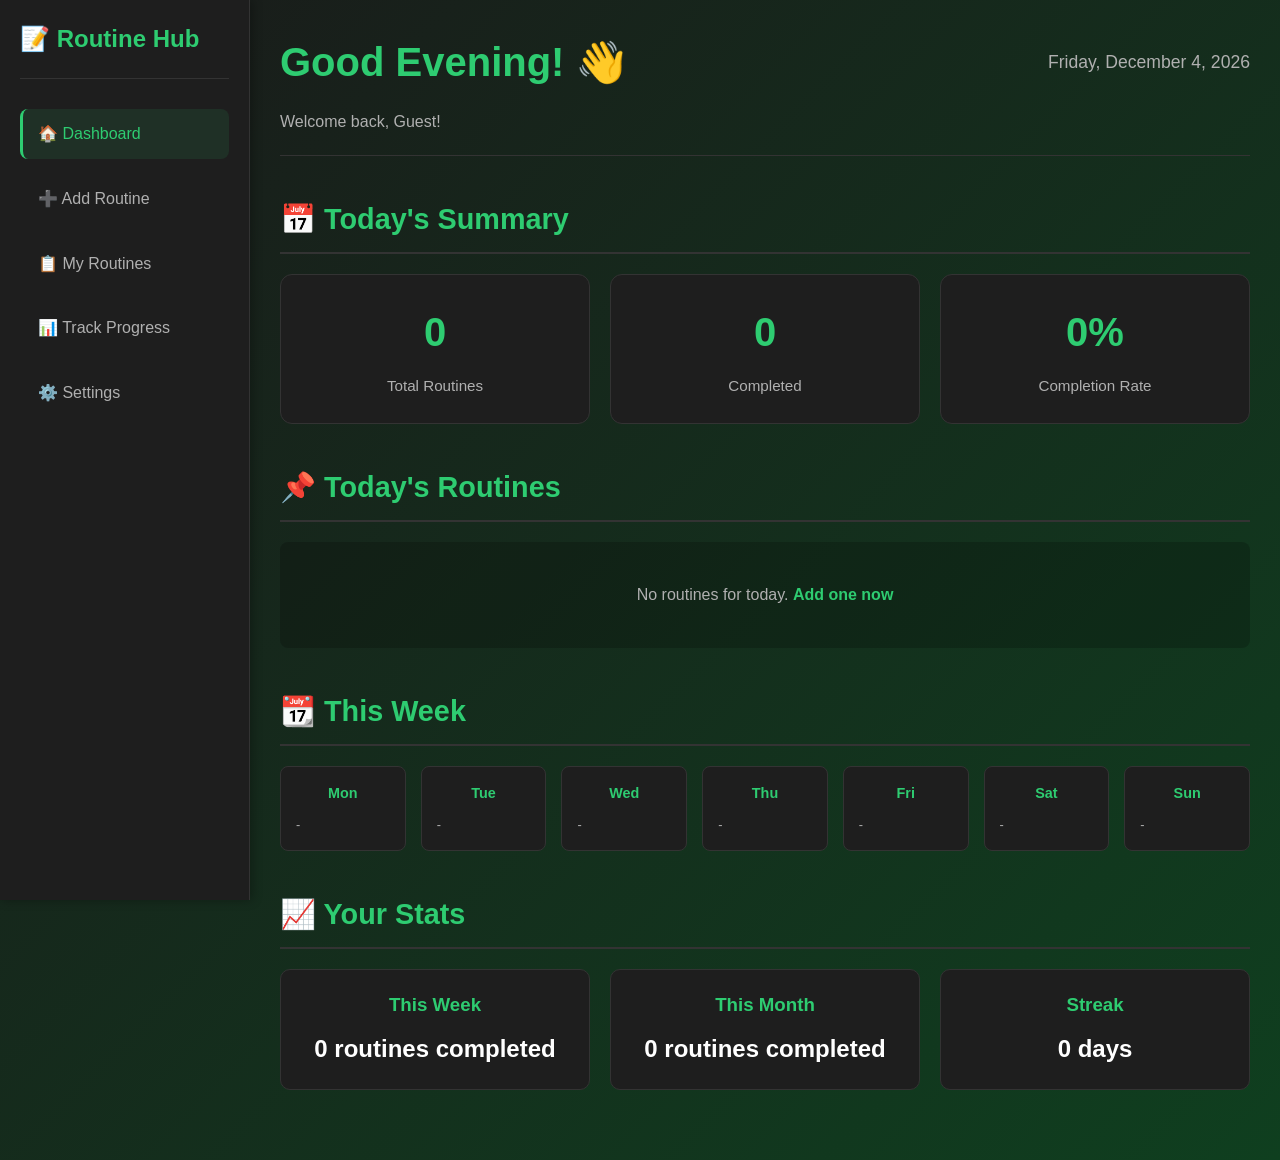
<file: index.html>
<!DOCTYPE html>
<html lang="en">
<head>
    <meta charset="UTF-8">
    <meta name="viewport" content="width=device-width, initial-scale=1.0">
    <title>Daily Routine Tracker - My Digital Diary</title>
    <link rel="stylesheet" href="styles.css">
</head>
<body>
    <div class="container">
        <!-- Sidebar Navigation -->
        <aside class="sidebar">
            <div class="logo">
                <h2>📝 Routine Hub</h2>
            </div>
            <nav class="nav-menu">
                <ul>
                    <li><a href="index.html" class="nav-link active">🏠 Dashboard</a></li>
                    <li><a href="add-routine.html" class="nav-link">➕ Add Routine</a></li>
                    <li><a href="view-routines.html" class="nav-link">📋 My Routines</a></li>
                    <li><a href="track-progress.html" class="nav-link">📊 Track Progress</a></li>
                    <li><a href="settings.html" class="nav-link">⚙️ Settings</a></li>
                </ul>
            </nav>
        </aside>

        <!-- Main Content -->
        <main class="main-content">
            <!-- Header -->
            <header class="header">
                <div class="header-top">
                    <h1 id="greeting">Good Morning!</h1>
                    <span id="current-date" class="current-date"></span>
                </div>
                <div class="header-info">
                    <p id="username" class="username">Welcome back!</p>
                </div>
            </header>

            <!-- Dashboard Content -->
            <section class="dashboard">
                <!-- Today's Summary -->
                <div class="dashboard-section">
                    <h2 class="section-title">📅 Today's Summary</h2>
                    <div class="summary-cards">
                        <div class="summary-card">
                            <div class="card-stat">
                                <span class="stat-number" id="total-routines">0</span>
                                <span class="stat-label">Total Routines</span>
                            </div>
                        </div>
                        <div class="summary-card">
                            <div class="card-stat">
                                <span class="stat-number" id="completed-routines">0</span>
                                <span class="stat-label">Completed</span>
                            </div>
                        </div>
                        <div class="summary-card">
                            <div class="card-stat">
                                <span class="stat-number" id="completion-rate">0%</span>
                                <span class="stat-label">Completion Rate</span>
                            </div>
                        </div>
                    </div>
                </div>

                <!-- Today's Routines -->
                <div class="dashboard-section">
                    <h2 class="section-title">📌 Today's Routines</h2>
                    <div id="today-routines" class="routines-list">
                        <p class="empty-state">No routines for today. <a href="add-routine.html">Add one now</a></p>
                    </div>
                </div>

                <!-- Upcoming This Week -->
                <div class="dashboard-section">
                    <h2 class="section-title">📆 This Week</h2>
                    <div class="weekly-view">
                        <div id="weekly-routines" class="weekly-grid">
                            <p class="empty-state">No routines scheduled</p>
                        </div>
                    </div>
                </div>

                <!-- Quick Stats -->
                <div class="dashboard-section">
                    <h2 class="section-title">📈 Your Stats</h2>
                    <div class="stats-container">
                        <div class="stat-box">
                            <h3>This Week</h3>
                            <p id="weekly-stats">0 routines completed</p>
                        </div>
                        <div class="stat-box">
                            <h3>This Month</h3>
                            <p id="monthly-stats">0 routines completed</p>
                        </div>
                        <div class="stat-box">
                            <h3>Streak</h3>
                            <p id="streak-stats">0 days</p>
                        </div>
                    </div>
                </div>
            </section>
        </main>
    </div>

    <!-- Modal for Quick Add -->
    <div id="quickAddModal" class="modal">
        <div class="modal-content">
            <span class="close">&times;</span>
            <h2>Quick Complete</h2>
            <p id="modal-routine-name"></p>
            <div class="modal-actions">
                <button class="btn btn-primary" onclick="confirmRoutineCompletion()">✓ Mark Complete</button>
                <button class="btn btn-secondary" onclick="closeModal()">Cancel</button>
            </div>
        </div>
    </div>

    <script src="script.js"></script>
</body>
</html>
</file>
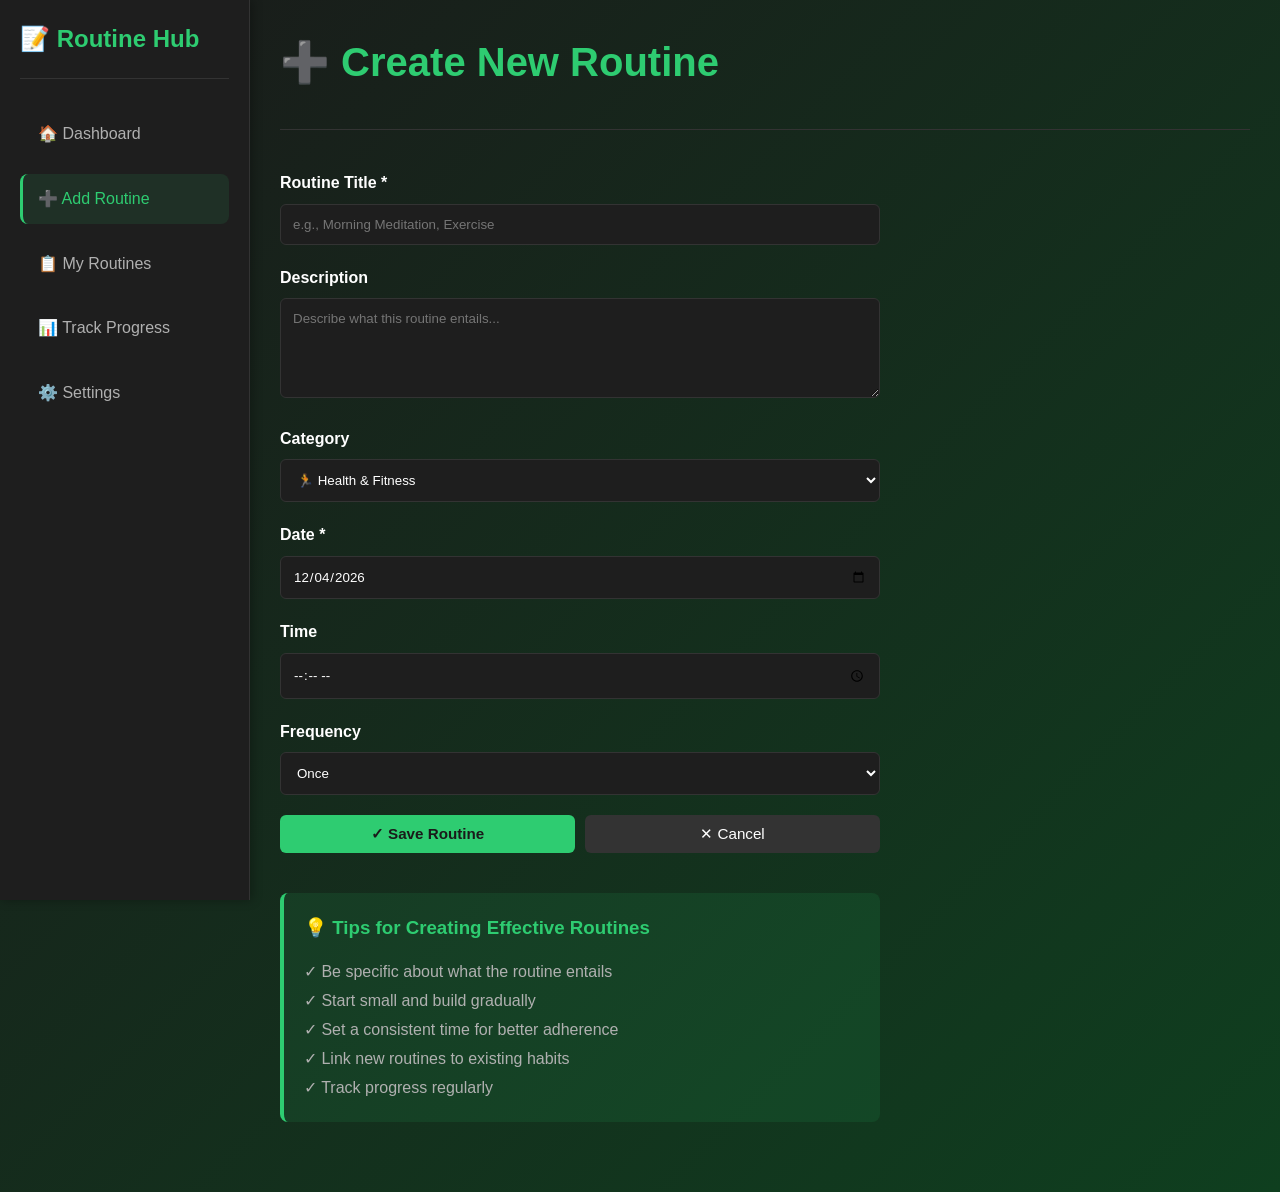
<file: add-routine.html>
<!DOCTYPE html>
<html lang="en">

<head>
    <meta charset="UTF-8">
    <meta name="viewport" content="width=device-width, initial-scale=1.0">
    <title>Add Routine - Daily Routine Tracker</title>
    <link rel="stylesheet" href="styles.css">
</head>

<body>
    <div class="container">
        <!-- Sidebar Navigation -->
        <aside class="sidebar">
            <div class="logo">
                <h2>📝 Routine Hub</h2>
            </div>
            <nav class="nav-menu">
                <ul>
                    <li><a href="index.html" class="nav-link">🏠 Dashboard</a></li>
                    <li><a href="add-routine.html" class="nav-link active">➕ Add Routine</a></li>
                    <li><a href="view-routines.html" class="nav-link">📋 My Routines</a></li>
                    <li><a href="track-progress.html" class="nav-link">📊 Track Progress</a></li>
                    <li><a href="settings.html" class="nav-link">⚙️ Settings</a></li>
                </ul>
            </nav>
        </aside>

        <!-- Main Content -->
        <main class="main-content">
            <header class="header">
                <div class="header-top">
                    <h1 id="page-title">➕ Create New Routine</h1>
                </div>
            </header>

            <section class="dashboard">
                <div class="dashboard-section" style="max-width: 600px;">
                    <form onsubmit="saveRoutine(event)" class="routine-form">
                        <div class="form-group">
                            <label for="routine-title">Routine Title *</label>
                            <input type="text" id="routine-title" placeholder="e.g., Morning Meditation, Exercise"
                                required>
                        </div>

                        <div class="form-group">
                            <label for="routine-description">Description</label>
                            <textarea id="routine-description"
                                placeholder="Describe what this routine entails..."></textarea>
                        </div>

                        <div class="form-group">
                            <label for="routine-category">Category</label>
                            <select id="routine-category">
                                <option value="Health">🏃 Health & Fitness</option>
                                <option value="Work">💼 Work & Productivity</option>
                                <option value="Learning">📚 Learning</option>
                                <option value="Personal">🎨 Personal Development</option>
                                <option value="Mindfulness">🧘 Mindfulness</option>
                                <option value="Other">📌 Other</option>
                            </select>
                        </div>

                        <div class="form-group">
                            <label for="routine-date">Date *</label>
                            <input type="date" id="routine-date" required>
                        </div>

                        <div class="form-group">
                            <label for="routine-time">Time</label>
                            <input type="time" id="routine-time">
                        </div>

                        <div class="form-group">
                            <label for="routine-frequency">Frequency</label>
                            <select id="routine-frequency">
                                <option value="once">Once</option>
                                <option value="daily">Daily</option>
                                <option value="weekly">Weekly</option>
                                <option value="monthly">Monthly</option>
                            </select>
                        </div>

                        <div style="display: flex; gap: 10px;">
                            <button type="submit" class="btn btn-primary" style="flex: 1;">
                                ✓ Save Routine
                            </button>
                            <button type="button" class="btn btn-secondary" style="flex: 1;"
                                onclick="window.location.href='index.html'">
                                ✕ Cancel
                            </button>
                        </div>
                    </form>

                    <!-- Routine Tips -->
                    <div
                        style="margin-top: 40px; padding: 20px; background: rgba(46, 204, 113, 0.1); border-radius: 8px; border-left: 4px solid var(--primary-color);">
                        <h3 style="color: var(--primary-color); margin-bottom: 15px;">💡 Tips for Creating Effective
                            Routines</h3>
                        <ul style="list-style: none; color: var(--text-secondary); line-height: 1.8;">
                            <li>✓ Be specific about what the routine entails</li>
                            <li>✓ Start small and build gradually</li>
                            <li>✓ Set a consistent time for better adherence</li>
                            <li>✓ Link new routines to existing habits</li>
                            <li>✓ Track progress regularly</li>
                        </ul>
                    </div>
                </div>
            </section>
        </main>
    </div>

    <script src="script.js"></script>
    <script>
        document.addEventListener('DOMContentLoaded', function () {
            loadRoutinesFromDB();

            // Set today's date as default
            const today = new Date().toISOString().split('T')[0];
            document.getElementById('routine-date').value = today;

            initAddRoutinePage();
        });
    </script>
</body>

</html>
</file>
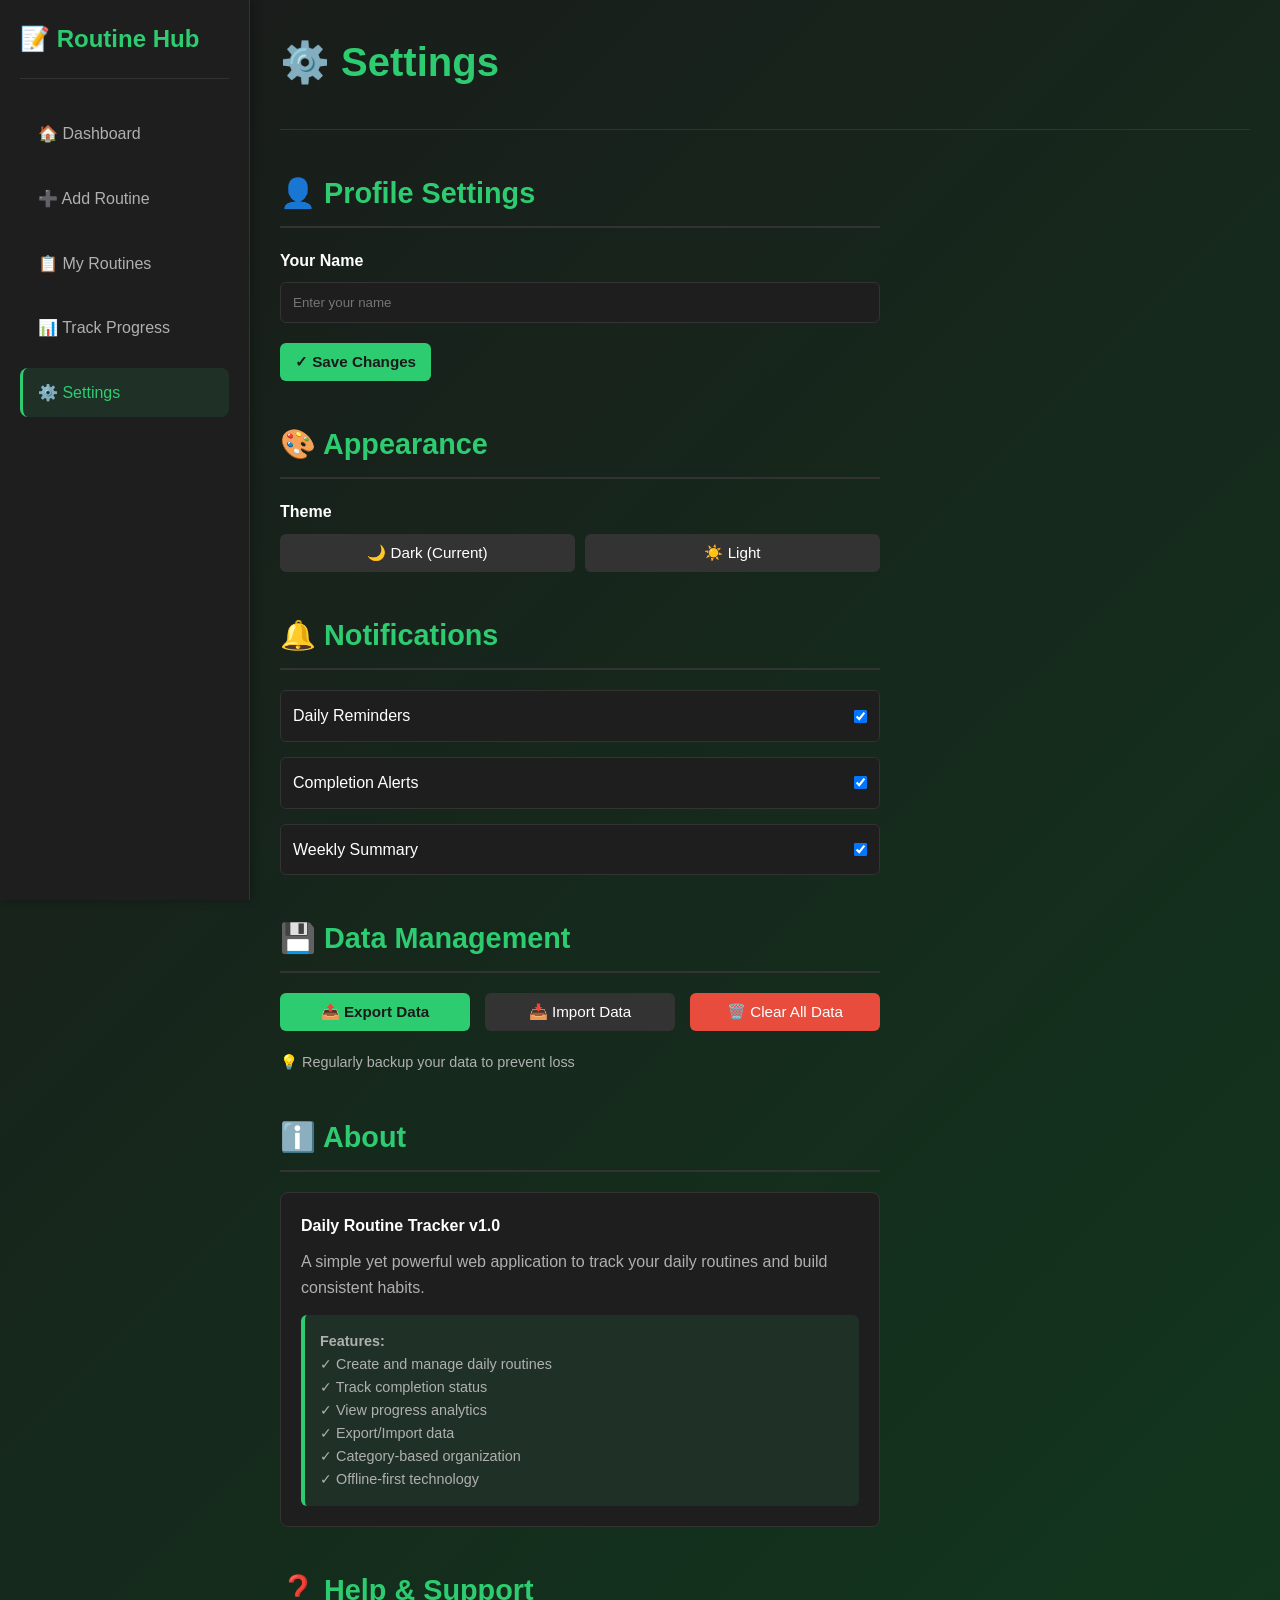
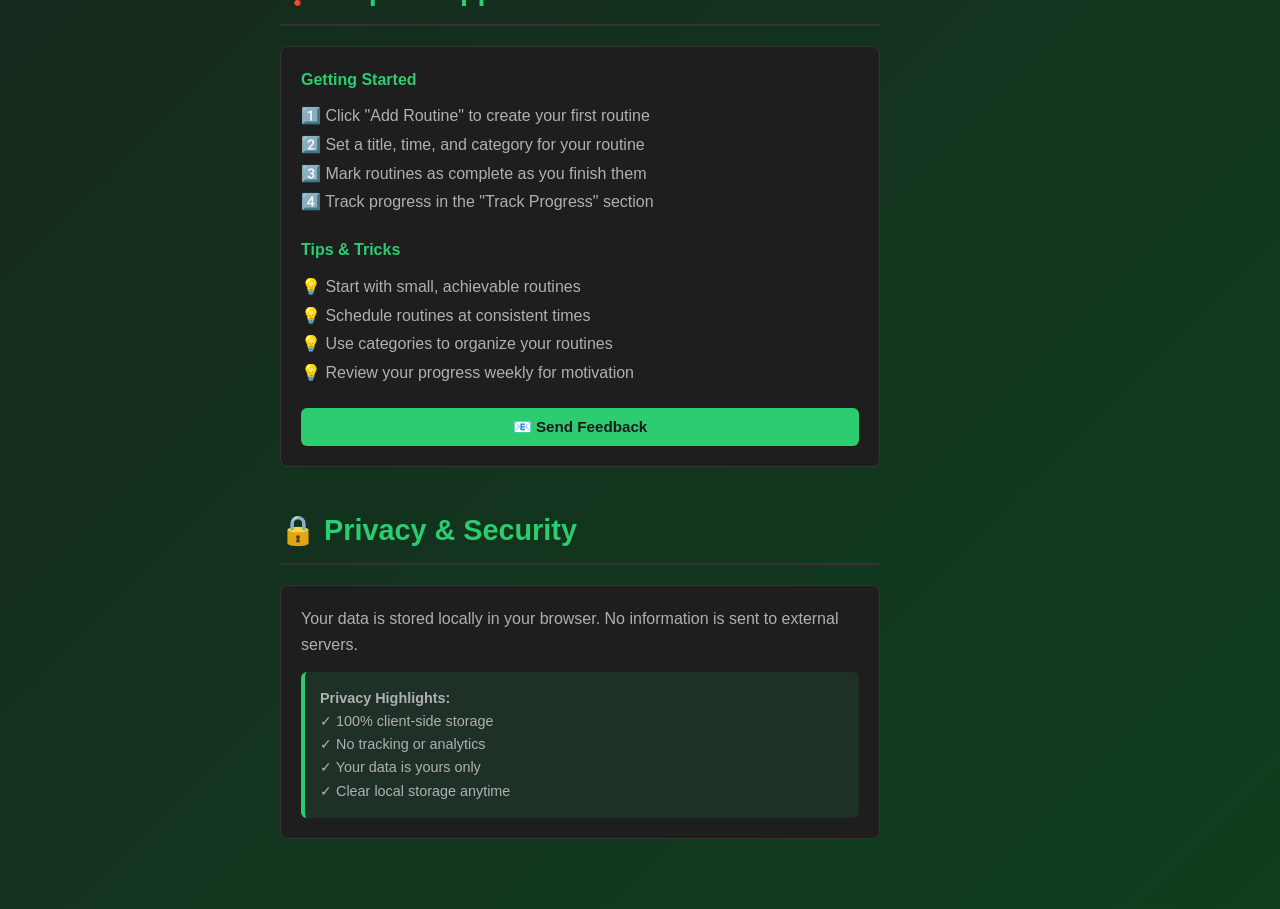
<file: setting.html>
<!DOCTYPE html>
<html lang="en">
<head>
    <meta charset="UTF-8">
    <meta name="viewport" content="width=device-width, initial-scale=1.0">
    <title>Settings - Daily Routine Tracker</title>
    <link rel="stylesheet" href="styles.css">
</head>
<body>
    <div class="container">
        <!-- Sidebar Navigation -->
        <aside class="sidebar">
            <div class="logo">
                <h2>📝 Routine Hub</h2>
            </div>
            <nav class="nav-menu">
                <ul>
                    <li><a href="index.html" class="nav-link">🏠 Dashboard</a></li>
                    <li><a href="add-routine.html" class="nav-link">➕ Add Routine</a></li>
                    <li><a href="view-routines.html" class="nav-link">📋 My Routines</a></li>
                    <li><a href="track-progress.html" class="nav-link">📊 Track Progress</a></li>
                    <li><a href="settings.html" class="nav-link active">⚙️ Settings</a></li>
                </ul>
            </nav>
        </aside>

        <!-- Main Content -->
        <main class="main-content">
            <header class="header">
                <div class="header-top">
                    <h1>⚙️ Settings</h1>
                </div>
            </header>

            <section class="dashboard">
                <!-- Profile Settings -->
                <div class="dashboard-section" style="max-width: 600px;">
                    <h2 class="section-title">👤 Profile Settings</h2>
                    <form onsubmit="saveSettings(event)">
                        <div class="form-group">
                            <label for="user-name">Your Name</label>
                            <input 
                                type="text" 
                                id="user-name" 
                                placeholder="Enter your name"
                                required
                            >
                        </div>

                        <button type="submit" class="btn btn-primary">✓ Save Changes</button>
                    </form>
                </div>

                <!-- App Preferences -->
                <div class="dashboard-section" style="max-width: 600px;">
                    <h2 class="section-title">🎨 Appearance</h2>
                    <div class="form-group">
                        <label>Theme</label>
                        <div style="display: flex; gap: 10px; margin-top: 10px;">
                            <button class="btn btn-secondary" style="flex: 1;" onclick="setTheme('dark')">
                                🌙 Dark (Current)
                            </button>
                            <button class="btn btn-secondary" style="flex: 1;" onclick="alert('Light theme coming soon!')">
                                ☀️ Light
                            </button>
                        </div>
                    </div>
                </div>

                <!-- Notifications -->
                <div class="dashboard-section" style="max-width: 600px;">
                    <h2 class="section-title">🔔 Notifications</h2>
                    <div style="display: flex; flex-direction: column; gap: 15px;">
                        <div style="display: flex; justify-content: space-between; align-items: center; padding: 12px; background: var(--card-bg); border-radius: 6px; border: 1px solid var(--border-color);">
                            <label style="cursor: pointer;">Daily Reminders</label>
                            <input type="checkbox" id="daily-reminders" checked style="cursor: pointer;">
                        </div>
                        <div style="display: flex; justify-content: space-between; align-items: center; padding: 12px; background: var(--card-bg); border-radius: 6px; border: 1px solid var(--border-color);">
                            <label style="cursor: pointer;">Completion Alerts</label>
                            <input type="checkbox" id="completion-alerts" checked style="cursor: pointer;">
                        </div>
                        <div style="display: flex; justify-content: space-between; align-items: center; padding: 12px; background: var(--card-bg); border-radius: 6px; border: 1px solid var(--border-color);">
                            <label style="cursor: pointer;">Weekly Summary</label>
                            <input type="checkbox" id="weekly-summary" checked style="cursor: pointer;">
                        </div>
                    </div>
                </div>

                <!-- Data Management -->
                <div class="dashboard-section" style="max-width: 600px;">
                    <h2 class="section-title">💾 Data Management</h2>
                    <div style="display: grid; grid-template-columns: repeat(auto-fit, minmax(150px, 1fr)); gap: 15px; margin-bottom: 20px;">
                        <button class="btn btn-primary" onclick="exportData()">
                            📤 Export Data
                        </button>
                        <button class="btn btn-secondary" onclick="document.getElementById('import-file').click()">
                            📥 Import Data
                        </button>
                        <input 
                            type="file" 
                            id="import-file" 
                            accept=".json" 
                            style="display: none;" 
                            onchange="importData(event)"
                        >
                        <button class="btn btn-danger" onclick="clearAllData()">
                            🗑️ Clear All Data
                        </button>
                    </div>
                    <p style="color: var(--text-secondary); font-size: 0.9em;">
                        💡 Regularly backup your data to prevent loss
                    </p>
                </div>

                <!-- About -->
                <div class="dashboard-section" style="max-width: 600px;">
                    <h2 class="section-title">ℹ️ About</h2>
                    <div style="padding: 20px; background: var(--card-bg); border-radius: 8px; border: 1px solid var(--border-color);">
                        <p style="margin-bottom: 10px;"><strong>Daily Routine Tracker v1.0</strong></p>
                        <p style="color: var(--text-secondary); margin-bottom: 15px;">
                            A simple yet powerful web application to track your daily routines and build consistent habits.
                        </p>
                        <div style="padding: 15px; background: rgba(46, 204, 113, 0.1); border-radius: 6px; border-left: 4px solid var(--primary-color);">
                            <p style="color: var(--text-secondary); font-size: 0.9em;">
                                <strong>Features:</strong>
                                <br>✓ Create and manage daily routines
                                <br>✓ Track completion status
                                <br>✓ View progress analytics
                                <br>✓ Export/Import data
                                <br>✓ Category-based organization
                                <br>✓ Offline-first technology
                            </p>
                        </div>
                    </div>
                </div>

                <!-- Help & Support -->
                <div class="dashboard-section" style="max-width: 600px;">
                    <h2 class="section-title">❓ Help & Support</h2>
                    <div style="padding: 20px; background: var(--card-bg); border-radius: 8px; border: 1px solid var(--border-color);">
                        <div style="margin-bottom: 20px;">
                            <h4 style="color: var(--primary-color); margin-bottom: 10px;">Getting Started</h4>
                            <ul style="list-style: none; color: var(--text-secondary); line-height: 1.8;">
                                <li>1️⃣ Click "Add Routine" to create your first routine</li>
                                <li>2️⃣ Set a title, time, and category for your routine</li>
                                <li>3️⃣ Mark routines as complete as you finish them</li>
                                <li>4️⃣ Track progress in the "Track Progress" section</li>
                            </ul>
                        </div>
                        <div style="margin-bottom: 20px;">
                            <h4 style="color: var(--primary-color); margin-bottom: 10px;">Tips & Tricks</h4>
                            <ul style="list-style: none; color: var(--text-secondary); line-height: 1.8;">
                                <li>💡 Start with small, achievable routines</li>
                                <li>💡 Schedule routines at consistent times</li>
                                <li>💡 Use categories to organize your routines</li>
                                <li>💡 Review your progress weekly for motivation</li>
                            </ul>
                        </div>
                        <button class="btn btn-primary" onclick="openFeedback()" style="width: 100%;">
                            📧 Send Feedback
                        </button>
                    </div>
                </div>

                <!-- Security -->
                <div class="dashboard-section" style="max-width: 600px;">
                    <h2 class="section-title">🔒 Privacy & Security</h2>
                    <div style="padding: 20px; background: var(--card-bg); border-radius: 8px; border: 1px solid var(--border-color);">
                        <p style="color: var(--text-secondary); margin-bottom: 15px;">
                            Your data is stored locally in your browser. No information is sent to external servers.
                        </p>
                        <div style="padding: 15px; background: rgba(46, 204, 113, 0.1); border-radius: 6px; border-left: 4px solid var(--primary-color);">
                            <p style="color: var(--text-secondary); font-size: 0.9em;">
                                <strong>Privacy Highlights:</strong>
                                <br>✓ 100% client-side storage
                                <br>✓ No tracking or analytics
                                <br>✓ Your data is yours only
                                <br>✓ Clear local storage anytime
                            </p>
                        </div>
                    </div>
                </div>
            </section>
        </main>
    </div>

    <script src="script.js"></script>
    <script>
        document.addEventListener('DOMContentLoaded', function() {
            loadSettingsPage();
        });

        function setTheme(theme) {
            localStorage.setItem('theme', theme);
            showNotification('Theme updated! ✓');
        }

        function clearAllData() {
            if (confirm('⚠️ This will delete ALL your routines. This action cannot be undone. Are you sure?')) {
                localStorage.clear();
                showNotification('All data cleared! Reloading...');
                setTimeout(() => location.reload(), 1500);
            }
        }

        function openFeedback() {
            alert('📧 Thank you for using Daily Routine Tracker!\n\nYour feedback helps us improve. Please share your thoughts and suggestions.');
        }
    </script>
</body>
</html>
</file>
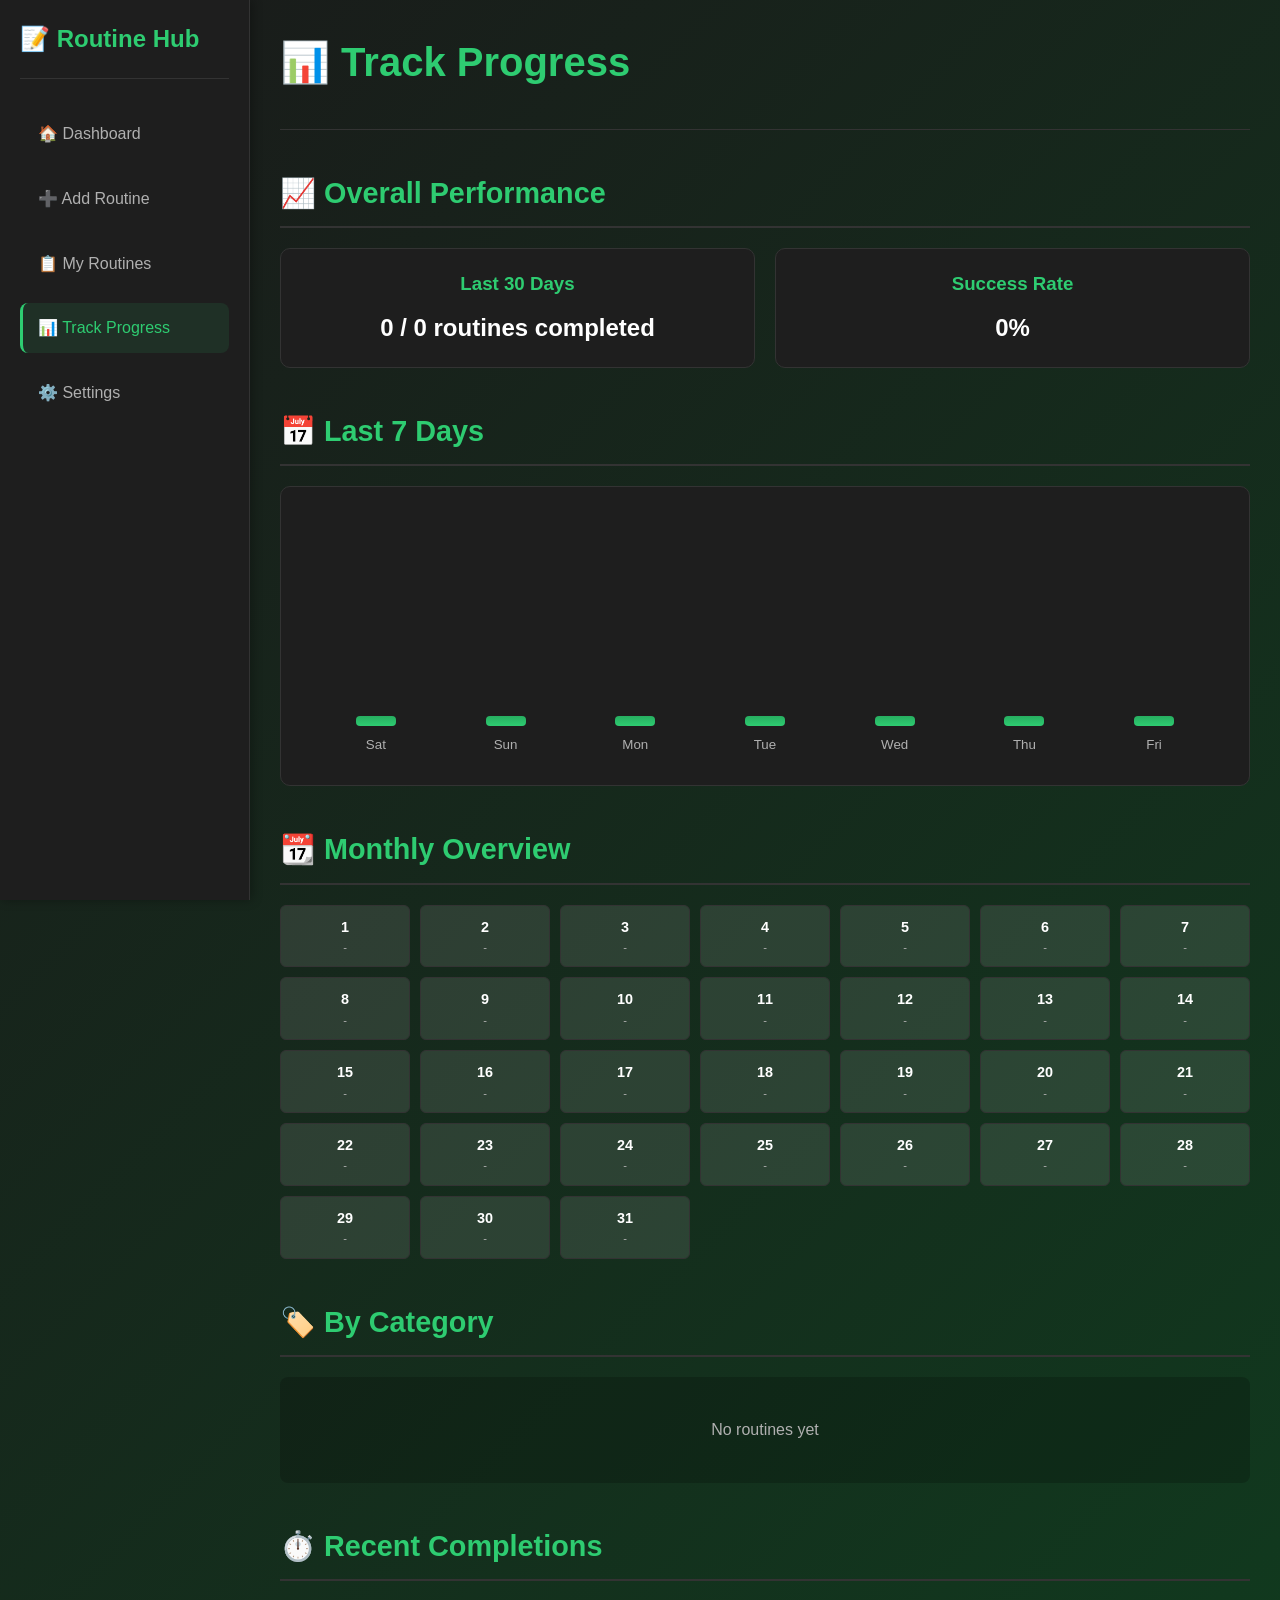
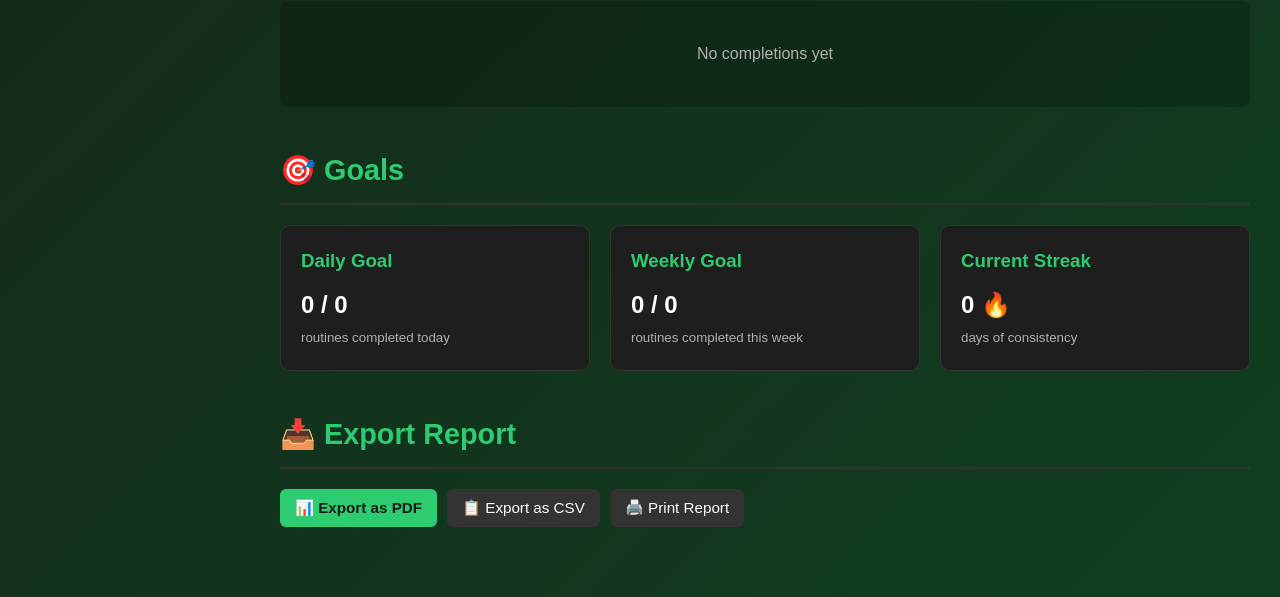
<file: tracking.html>
<!DOCTYPE html>
<html lang="en">

<head>
    <meta charset="UTF-8">
    <meta name="viewport" content="width=device-width, initial-scale=1.0">
    <title>Track Progress - Daily Routine Tracker</title>
    <link rel="stylesheet" href="styles.css">
</head>

<body>
    <div class="container">
        <!-- Sidebar Navigation -->
        <aside class="sidebar">
            <div class="logo">
                <h2>📝 Routine Hub</h2>
            </div>
            <nav class="nav-menu">
                <ul>
                    <li><a href="index.html" class="nav-link">🏠 Dashboard</a></li>
                    <li><a href="add-routine.html" class="nav-link">➕ Add Routine</a></li>
                    <li><a href="view-routines.html" class="nav-link">📋 My Routines</a></li>
                    <li><a href="track-progress.html" class="nav-link active">📊 Track Progress</a></li>
                    <li><a href="settings.html" class="nav-link">⚙️ Settings</a></li>
                </ul>
            </nav>
        </aside>

        <!-- Main Content -->
        <main class="main-content">
            <header class="header">
                <div class="header-top">
                    <h1>📊 Track Progress</h1>
                </div>
            </header>

            <section class="dashboard">
                <!-- Progress Stats -->
                <div class="dashboard-section">
                    <h2 class="section-title">📈 Overall Performance</h2>
                    <div id="progress-stats" class="stats-container">
                        <div class="stat-box">
                            <h3>Loading...</h3>
                            <p>-</p>
                        </div>
                    </div>
                </div>

                <!-- 7-Day Chart -->
                <div class="dashboard-section">
                    <h2 class="section-title">📅 Last 7 Days</h2>
                    <div id="progress-chart" style="
                        display: flex;
                        justify-content: space-around;
                        align-items: flex-end;
                        min-height: 300px;
                        background: var(--card-bg);
                        padding: 30px;
                        border-radius: 10px;
                        border: 1px solid var(--border-color);
                    "></div>
                </div>

                <!-- Monthly Overview -->
                <div class="dashboard-section">
                    <h2 class="section-title">📆 Monthly Overview</h2>
                    <div id="monthly-overview" style="
                        display: grid;
                        grid-template-columns: repeat(auto-fit, minmax(120px, 1fr));
                        gap: 10px;
                    "></div>
                </div>

                <!-- Category Breakdown -->
                <div class="dashboard-section">
                    <h2 class="section-title">🏷️ By Category</h2>
                    <div id="category-breakdown" class="stats-container"></div>
                </div>

                <!-- Habit Completion Timeline -->
                <div class="dashboard-section">
                    <h2 class="section-title">⏱️ Recent Completions</h2>
                    <div id="recent-completions" style="max-height: 400px; overflow-y: auto;"></div>
                </div>

                <!-- Goals Section -->
                <div class="dashboard-section">
                    <h2 class="section-title">🎯 Goals</h2>
                    <div style="display: grid; grid-template-columns: repeat(auto-fit, minmax(250px, 1fr)); gap: 20px;">
                        <div style="
                            background: var(--card-bg);
                            padding: 20px;
                            border-radius: 10px;
                            border: 1px solid var(--border-color);
                        ">
                            <h3 style="color: var(--primary-color); margin-bottom: 10px;">Daily Goal</h3>
                            <p id="daily-goal" style="font-size: 1.5em; font-weight: bold;">0 / 0</p>
                            <small style="color: var(--text-secondary);">routines completed today</small>
                        </div>
                        <div style="
                            background: var(--card-bg);
                            padding: 20px;
                            border-radius: 10px;
                            border: 1px solid var(--border-color);
                        ">
                            <h3 style="color: var(--primary-color); margin-bottom: 10px;">Weekly Goal</h3>
                            <p id="weekly-goal" style="font-size: 1.5em; font-weight: bold;">0 / 0</p>
                            <small style="color: var(--text-secondary);">routines completed this week</small>
                        </div>
                        <div style="
                            background: var(--card-bg);
                            padding: 20px;
                            border-radius: 10px;
                            border: 1px solid var(--border-color);
                        ">
                            <h3 style="color: var(--primary-color); margin-bottom: 10px;">Current Streak</h3>
                            <p id="streak-display" style="font-size: 1.5em; font-weight: bold;">0 🔥</p>
                            <small style="color: var(--text-secondary);">days of consistency</small>
                        </div>
                    </div>
                </div>

                <!-- Export Report -->
                <div class="dashboard-section">
                    <h2 class="section-title">📥 Export Report</h2>
                    <div style="display: flex; gap: 10px; flex-wrap: wrap;">
                        <button class="btn btn-primary" onclick="exportReport()">📊 Export as PDF</button>
                        <button class="btn btn-secondary" onclick="exportCSV()">📋 Export as CSV</button>
                        <button class="btn btn-secondary" onclick="printReport()">🖨️ Print Report</button>
                    </div>
                </div>
            </section>
        </main>
    </div>

    <script src="script.js"></script>
    <script>
        document.addEventListener('DOMContentLoaded', function () {
            loadRoutinesFromDB();
            loadProgressPage();
            loadMonthlyOverview();
            loadCategoryBreakdown();
            loadRecentCompletions();
            updateGoals();
        });

        function loadMonthlyOverview() {
            const container = document.getElementById('monthly-overview');
            const currentDate = new Date();
            const year = currentDate.getFullYear();
            const month = currentDate.getMonth();

            const firstDay = new Date(year, month, 1);
            const lastDay = new Date(year, month + 1, 0);
            const daysInMonth = lastDay.getDate();

            let html = '';

            for (let day = 1; day <= daysInMonth; day++) {
                const date = new Date(year, month, day);
                const dateStr = date.toDateString();
                const dayRoutines = routines.filter(r => new Date(r.date).toDateString() === dateStr);
                const completed = dayRoutines.filter(r => r.completed).length;
                const total = dayRoutines.length;
                const percentage = total > 0 ? (completed / total) * 100 : 0;

                const color = total === 0 ? 'rgba(255,255,255,0.1)' :
                    percentage === 100 ? 'var(--primary-color)' :
                        percentage >= 50 ? 'var(--secondary-color)' :
                            'var(--warning)';

                html += `
                    <div style="
                        background: ${color};
                        padding: 10px;
                        border-radius: 6px;
                        text-align: center;
                        border: 1px solid var(--border-color);
                        cursor: pointer;
                        transition: all 0.3s ease;
                    " title="${completed}/${total} completed">
                        <div style="font-weight: bold; font-size: 0.9em;">${day}</div>
                        <div style="font-size: 0.7em; color: var(--text-secondary);">${total > 0 ? Math.round(percentage) + '%' : '-'}</div>
                    </div>
                `;
            }

            container.innerHTML = html;
        }

        function loadCategoryBreakdown() {
            const container = document.getElementById('category-breakdown');
            const categories = {};

            routines.forEach(routine => {
                const cat = routine.category || 'Other';
                if (!categories[cat]) {
                    categories[cat] = { total: 0, completed: 0 };
                }
                categories[cat].total++;
                if (routine.completed) categories[cat].completed++;
            });

            let html = '';
            for (const [category, stats] of Object.entries(categories)) {
                const percentage = stats.total > 0 ? Math.round((stats.completed / stats.total) * 100) : 0;
                html += `
                    <div style="
                        background: var(--card-bg);
                        padding: 20px;
                        border-radius: 10px;
                        border: 1px solid var(--border-color);
                    ">
                        <h4 style="color: var(--primary-color); margin-bottom: 10px;">${category}</h4>
                        <div style="
                            width: 100%;
                            height: 8px;
                            background: var(--border-color);
                            border-radius: 4px;
                            overflow: hidden;
                            margin-bottom: 10px;
                        ">
                            <div style="
                                width: ${percentage}%;
                                height: 100%;
                                background: linear-gradient(to right, var(--primary-color), var(--secondary-color));
                            "></div>
                        </div>
                        <p style="font-size: 0.9em; color: var(--text-secondary);">${stats.completed} / ${stats.total} completed (${percentage}%)</p>
                    </div>
                `;
            }

            container.innerHTML = html || '<p class="empty-state">No routines yet</p>';
        }

        function loadRecentCompletions() {
            const container = document.getElementById('recent-completions');
            const completed = routines
                .filter(r => r.completed && r.completedDate)
                .sort((a, b) => new Date(b.completedDate) - new Date(a.completedDate))
                .slice(0, 10);

            if (completed.length === 0) {
                container.innerHTML = '<p class="empty-state">No completions yet</p>';
                return;
            }

            container.innerHTML = completed.map(routine => `
                <div style="
                    display: flex;
                    justify-content: space-between;
                    align-items: center;
                    padding: 12px;
                    border-bottom: 1px solid var(--border-color);
                ">
                    <div>
                        <div style="font-weight: 600; color: var(--primary-color);">✓ ${sanitize(routine.title)}</div>
                        <small style="color: var(--text-secondary);">
                            ${new Date(routine.completedDate).toLocaleDateString()} at ${new Date(routine.completedDate).toLocaleTimeString([], { hour: '2-digit', minute: '2-digit' })}
                        </small>
                    </div>
                </div>
            `).join('');
        }

        function updateGoals() {
            const today = new Date().toDateString();
            const todayRoutines = routines.filter(r => new Date(r.date).toDateString() === today);
            const completedToday = todayRoutines.filter(r => r.completed).length;

            document.getElementById('daily-goal').textContent = `${completedToday} / ${todayRoutines.length}`;

            const weekStart = new Date();
            weekStart.setDate(weekStart.getDate() - weekStart.getDay() + 1);
            const weekEnd = new Date();
            weekEnd.setDate(weekEnd.getDate() - weekEnd.getDay() + 8);

            const weeklyRoutines = routines.filter(r => {
                const rDate = new Date(r.date);
                return rDate >= weekStart && rDate < weekEnd;
            });
            const completedWeekly = weeklyRoutines.filter(r => r.completed).length;

            document.getElementById('weekly-goal').textContent = `${completedWeekly} / ${weeklyRoutines.length}`;

            // Calculate streak
            let streak = 0;
            let checkDate = new Date();
            while (true) {
                const checkStr = checkDate.toDateString();
                const dayRoutines = routines.filter(r => new Date(r.date).toDateString() === checkStr);
                if (dayRoutines.length === 0 || !dayRoutines.every(r => r.completed)) break;
                streak++;
                checkDate.setDate(checkDate.getDate() - 1);
            }

            document.getElementById('streak-display').textContent = `${streak} 🔥`;
        }

        function exportReport() {
            alert('📊 PDF export feature coming soon!');
        }

        function exportCSV() {
            let csv = 'Title,Date,Time,Category,Status,Description\n';

            routines.forEach(routine => {
                csv += `"${routine.title}","${new Date(routine.date).toLocaleDateString()}","${routine.time || ''}","${routine.category}","${routine.completed ? 'Completed' : 'Pending'}","${routine.description}"\n`;
            });

            const blob = new Blob([csv], { type: 'text/csv' });
            const url = URL.createObjectURL(blob);
            const link = document.createElement('a');
            link.href = url;
            link.download = `routine-report-${new Date().toISOString().split('T')[0]}.csv`;
            link.click();
            showNotification('Report exported! ✓');
        }

        function printReport() {
            window.print();
        }
    </script>
</body>

</html>
</file>
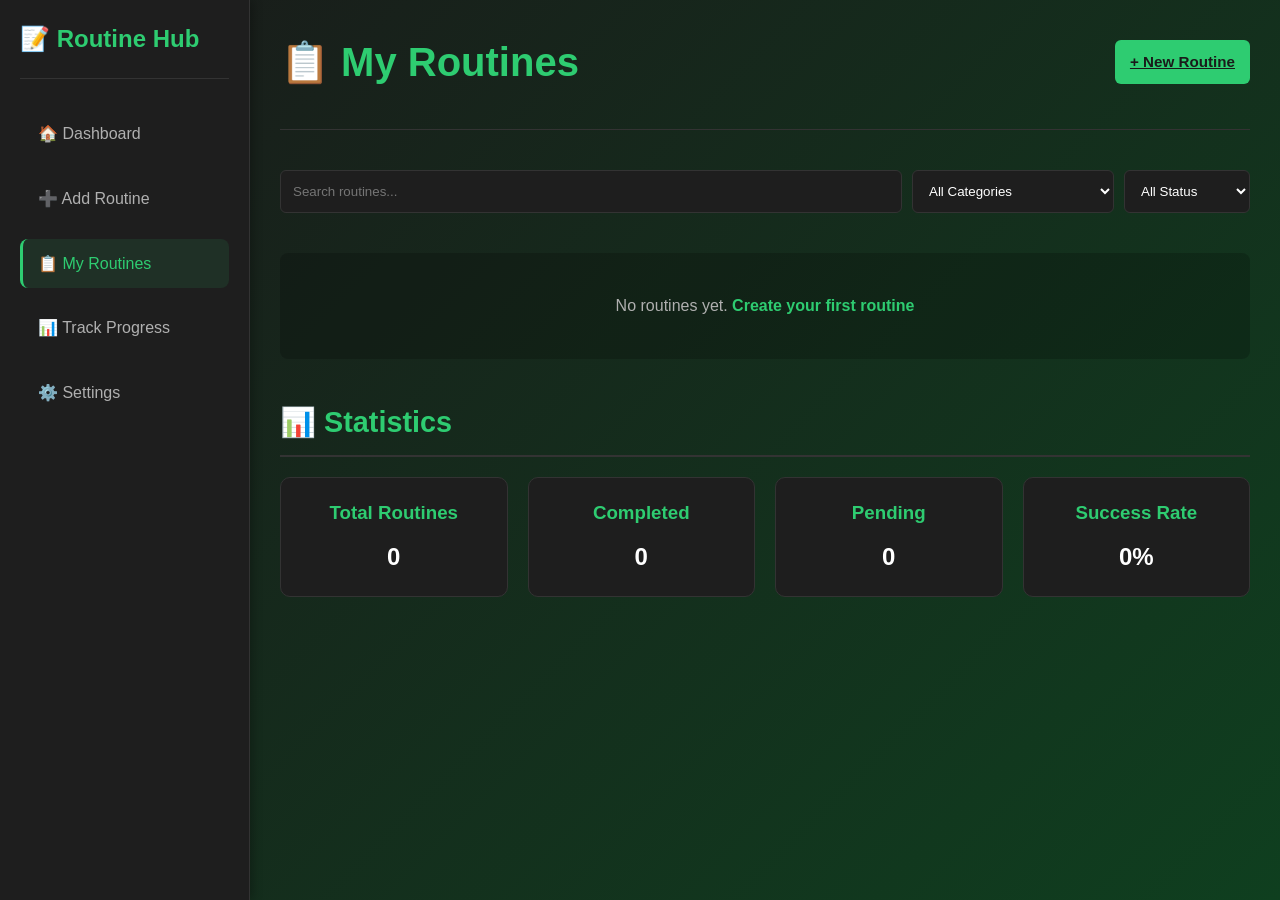
<file: view-routine.html>
<!DOCTYPE html>
<html lang="en">

<head>
    <meta charset="UTF-8">
    <meta name="viewport" content="width=device-width, initial-scale=1.0">
    <title>My Routines - Daily Routine Tracker</title>
    <link rel="stylesheet" href="styles.css">
</head>

<body>
    <div class="container">
        <!-- Sidebar Navigation -->
        <aside class="sidebar">
            <div class="logo">
                <h2>📝 Routine Hub</h2>
            </div>
            <nav class="nav-menu">
                <ul>
                    <li><a href="index.html" class="nav-link">🏠 Dashboard</a></li>
                    <li><a href="add-routine.html" class="nav-link">➕ Add Routine</a></li>
                    <li><a href="view-routines.html" class="nav-link active">📋 My Routines</a></li>
                    <li><a href="track-progress.html" class="nav-link">📊 Track Progress</a></li>
                    <li><a href="settings.html" class="nav-link">⚙️ Settings</a></li>
                </ul>
            </nav>
        </aside>

        <!-- Main Content -->
        <main class="main-content">
            <header class="header">
                <div class="header-top">
                    <h1>📋 My Routines</h1>
                    <a href="add-routine.html" class="btn btn-primary">+ New Routine</a>
                </div>
            </header>

            <section class="dashboard">
                <!-- Filter Section -->
                <div class="dashboard-section">
                    <div style="display: flex; gap: 10px; flex-wrap: wrap;">
                        <input type="text" id="search-box" placeholder="Search routines..." style="
                                flex: 1;
                                min-width: 200px;
                                padding: 12px;
                                background: var(--card-bg);
                                border: 1px solid var(--border-color);
                                border-radius: 6px;
                                color: var(--text-primary);
                            " onkeyup="filterRoutines()">
                        <select id="category-filter" style="
                            padding: 12px;
                            background: var(--card-bg);
                            border: 1px solid var(--border-color);
                            border-radius: 6px;
                            color: var(--text-primary);
                        " onchange="filterRoutines()">
                            <option value="">All Categories</option>
                            <option value="Health">🏃 Health & Fitness</option>
                            <option value="Work">💼 Work & Productivity</option>
                            <option value="Learning">📚 Learning</option>
                            <option value="Personal">🎨 Personal Development</option>
                            <option value="Mindfulness">🧘 Mindfulness</option>
                            <option value="Other">📌 Other</option>
                        </select>
                        <select id="status-filter" style="
                            padding: 12px;
                            background: var(--card-bg);
                            border: 1px solid var(--border-color);
                            border-radius: 6px;
                            color: var(--text-primary);
                        " onchange="filterRoutines()">
                            <option value="">All Status</option>
                            <option value="completed">✓ Completed</option>
                            <option value="pending">○ Pending</option>
                        </select>
                    </div>
                </div>

                <!-- Routines List -->
                <div class="dashboard-section">
                    <div id="all-routines" class="routines-list">
                        <p class="empty-state">Loading routines...</p>
                    </div>
                </div>

                <!-- Statistics -->
                <div class="dashboard-section">
                    <h2 class="section-title">📊 Statistics</h2>
                    <div class="stats-container">
                        <div class="stat-box">
                            <h3>Total Routines</h3>
                            <p id="total-count">0</p>
                        </div>
                        <div class="stat-box">
                            <h3>Completed</h3>
                            <p id="completed-count">0</p>
                        </div>
                        <div class="stat-box">
                            <h3>Pending</h3>
                            <p id="pending-count">0</p>
                        </div>
                        <div class="stat-box">
                            <h3>Success Rate</h3>
                            <p id="success-rate">0%</p>
                        </div>
                    </div>
                </div>
            </section>
        </main>
    </div>

    <script src="script.js"></script>
    <script>
        document.addEventListener('DOMContentLoaded', function () {
            loadRoutinesFromDB();
            loadAllRoutines();
            updateRoutinesStats();
        });

        function filterRoutines() {
            const searchTerm = document.getElementById('search-box').value.toLowerCase();
            const categoryFilter = document.getElementById('category-filter').value;
            const statusFilter = document.getElementById('status-filter').value;

            let filtered = routines.filter(routine => {
                const matchesSearch = routine.title.toLowerCase().includes(searchTerm) ||
                    routine.description.toLowerCase().includes(searchTerm);
                const matchesCategory = !categoryFilter || routine.category === categoryFilter;
                const matchesStatus = !statusFilter ||
                    (statusFilter === 'completed' && routine.completed) ||
                    (statusFilter === 'pending' && !routine.completed);

                return matchesSearch && matchesCategory && matchesStatus;
            });

            const container = document.getElementById('all-routines');
            if (filtered.length === 0) {
                container.innerHTML = '<p class="empty-state">No routines match your filters.</p>';
                return;
            }

            const sorted = [...filtered].sort((a, b) => new Date(b.date) - new Date(a.date));

            container.innerHTML = sorted.map(routine => `
                <div class="routine-card ${routine.completed ? 'completed' : ''}">
                    <div class="routine-info">
                        <div class="routine-name">${sanitize(routine.title)}</div>
                        <div class="routine-meta">
                            <span>📅 ${new Date(routine.date).toLocaleDateString()}</span>
                            <span>⏰ ${routine.time || 'No time'}</span>
                            <span>📍 ${sanitize(routine.category) || 'General'}</span>
                            <span>🔄 ${routine.frequency || 'Once'}</span>
                        </div>
                        <p style="margin-top: 8px; color: var(--text-secondary);">${sanitize(routine.description)}</p>
                    </div>
                    <div class="routine-actions">
                        <button class="btn btn-primary btn-small" onclick="markRoutineComplete(${routine.id})">
                            ${routine.completed ? '✓ Completed' : 'Complete'}
                        </button>
                        <button class="btn btn-secondary btn-small" onclick="editRoutine(${routine.id})">Edit</button>
                        <button class="btn btn-danger btn-small" onclick="deleteRoutine(${routine.id})">Delete</button>
                    </div>
                </div>
            `).join('');
        }

        function updateRoutinesStats() {
            const total = routines.length;
            const completed = routines.filter(r => r.completed).length;
            const pending = total - completed;

            document.getElementById('total-count').textContent = total;
            document.getElementById('completed-count').textContent = completed;
            document.getElementById('pending-count').textContent = pending;
            document.getElementById('success-rate').textContent = total > 0 ? Math.round((completed / total) * 100) + '%' : '0%';
        }
    </script>
</body>

</html>
</file>
<file: styles.css>
/* ===== Global Styles ===== */
* {
    margin: 0;
    padding: 0;
    box-sizing: border-box;
}

:root {
    --primary-color: #2ecc71;
    --secondary-color: #27ae60;
    --accent-color: #f39c12;
    --dark-bg: #1a1a1a;
    --light-bg: #0f3f1f;
    --card-bg: #1e1e1e;
    --text-primary: #ffffff;
    --text-secondary: #b0b0b0;
    --border-color: #333333;
    --success: #27ae60;
    --warning: #f39c12;
    --danger: #e74c3c;
}

body {
    font-family: 'Segoe UI', Tahoma, Geneva, Verdana, sans-serif;
    background: linear-gradient(135deg, var(--dark-bg) 0%, var(--light-bg) 100%);
    color: var(--text-primary);
    line-height: 1.6;
    min-height: 100vh;
}

/* ===== Layout ===== */
.container {
    display: flex;
    min-height: 100vh;
    gap: 0;
}

/* ===== Sidebar ===== */
.sidebar {
    width: 250px;
    background: var(--card-bg);
    border-right: 1px solid var(--border-color);
    padding: 20px;
    position: fixed;
    left: 0;
    top: 0;
    height: 100vh;
    overflow-y: auto;
    box-shadow: 2px 0 10px rgba(0, 0, 0, 0.3);
}

.logo {
    margin-bottom: 30px;
    padding-bottom: 20px;
    border-bottom: 1px solid var(--border-color);
}

.logo h2 {
    font-size: 1.5em;
    color: var(--primary-color);
}

.nav-menu ul {
    list-style: none;
}

.nav-menu ul li {
    margin-bottom: 15px;
}

.nav-link {
    display: block;
    padding: 12px 15px;
    color: var(--text-secondary);
    text-decoration: none;
    border-radius: 8px;
    transition: all 0.3s ease;
    border-left: 3px solid transparent;
}

.nav-link:hover,
.nav-link.active {
    background: rgba(46, 204, 113, 0.1);
    color: var(--primary-color);
    border-left-color: var(--primary-color);
}

/* ===== Main Content ===== */
.main-content {
    margin-left: 250px;
    flex: 1;
    padding: 30px;
    overflow-y: auto;
}

/* ===== Header ===== */
.header {
    margin-bottom: 40px;
    padding-bottom: 20px;
    border-bottom: 1px solid var(--border-color);
}

.header-top {
    display: flex;
    justify-content: space-between;
    align-items: center;
    margin-bottom: 15px;
}

.header h1 {
    font-size: 2.5em;
    color: var(--primary-color);
}

.current-date {
    color: var(--text-secondary);
    font-size: 1.1em;
}

.username {
    color: var(--text-secondary);
    font-size: 1em;
}

/* ===== Dashboard Sections ===== */
.dashboard {
    max-width: 1400px;
}

.dashboard-section {
    margin-bottom: 40px;
}

.section-title {
    font-size: 1.8em;
    margin-bottom: 20px;
    color: var(--primary-color);
    padding-bottom: 10px;
    border-bottom: 2px solid var(--border-color);
}

/* ===== Summary Cards ===== */
.summary-cards {
    display: grid;
    grid-template-columns: repeat(auto-fit, minmax(250px, 1fr));
    gap: 20px;
    margin-bottom: 30px;
}

.summary-card {
    background: var(--card-bg);
    padding: 25px;
    border-radius: 12px;
    border: 1px solid var(--border-color);
    transition: all 0.3s ease;
    cursor: pointer;
}

.summary-card:hover {
    border-color: var(--primary-color);
    transform: translateY(-5px);
    box-shadow: 0 5px 15px rgba(46, 204, 113, 0.1);
}

.card-stat {
    display: flex;
    flex-direction: column;
    align-items: center;
}

.stat-number {
    font-size: 2.5em;
    font-weight: bold;
    color: var(--primary-color);
    margin-bottom: 10px;
}

.stat-label {
    color: var(--text-secondary);
    font-size: 0.95em;
}

/* ===== Routines List ===== */
.routines-list {
    display: flex;
    flex-direction: column;
    gap: 15px;
}

.routine-card {
    background: var(--card-bg);
    padding: 20px;
    border-radius: 10px;
    border-left: 4px solid var(--primary-color);
    display: flex;
    justify-content: space-between;
    align-items: center;
    transition: all 0.3s ease;
    border: 1px solid var(--border-color);
}

.routine-card:hover {
    box-shadow: 0 4px 12px rgba(46, 204, 113, 0.15);
}

.routine-card.completed {
    opacity: 0.7;
    border-left-color: var(--success);
}

.routine-info {
    flex: 1;
}

.routine-name {
    font-size: 1.2em;
    font-weight: 600;
    margin-bottom: 5px;
}

.routine-meta {
    display: flex;
    gap: 15px;
    color: var(--text-secondary);
    font-size: 0.9em;
}

.routine-actions {
    display: flex;
    gap: 10px;
}

.btn {
    padding: 10px 15px;
    border: none;
    border-radius: 6px;
    cursor: pointer;
    font-size: 0.95em;
    transition: all 0.3s ease;
}

.btn-primary {
    background: var(--primary-color);
    color: var(--dark-bg);
    font-weight: 600;
}

.btn-primary:hover {
    background: var(--secondary-color);
    transform: translateY(-2px);
}

.btn-secondary {
    background: var(--border-color);
    color: var(--text-primary);
}

.btn-secondary:hover {
    background: #444;
}

.btn-small {
    padding: 8px 12px;
    font-size: 0.85em;
}

.btn-danger {
    background: var(--danger);
    color: white;
}

.btn-danger:hover {
    background: #c0392b;
}

/* ===== Weekly Grid ===== */
.weekly-grid {
    display: grid;
    grid-template-columns: repeat(7, 1fr);
    gap: 15px;
    margin-bottom: 20px;
}

.day-column {
    background: var(--card-bg);
    padding: 15px;
    border-radius: 8px;
    border: 1px solid var(--border-color);
}

.day-header {
    font-weight: bold;
    color: var(--primary-color);
    text-align: center;
    margin-bottom: 10px;
    font-size: 0.9em;
}

.day-routines {
    display: flex;
    flex-direction: column;
    gap: 8px;
}

.mini-routine {
    background: rgba(46, 204, 113, 0.1);
    padding: 8px;
    border-radius: 4px;
    font-size: 0.85em;
    color: var(--text-secondary);
    border-left: 3px solid var(--primary-color);
}

/* ===== Stats Container ===== */
.stats-container {
    display: grid;
    grid-template-columns: repeat(auto-fit, minmax(200px, 1fr));
    gap: 20px;
}

.stat-box {
    background: var(--card-bg);
    padding: 20px;
    border-radius: 10px;
    border: 1px solid var(--border-color);
    text-align: center;
}

.stat-box h3 {
    color: var(--primary-color);
    margin-bottom: 10px;
}

.stat-box p {
    font-size: 1.5em;
    color: var(--text-primary);
    font-weight: 600;
}

/* ===== Empty State ===== */
.empty-state {
    text-align: center;
    padding: 40px;
    color: var(--text-secondary);
    background: rgba(0, 0, 0, 0.2);
    border-radius: 8px;
}

.empty-state a {
    color: var(--primary-color);
    text-decoration: none;
    font-weight: 600;
}

.empty-state a:hover {
    text-decoration: underline;
}

/* ===== Modal ===== */
.modal {
    display: none;
    position: fixed;
    z-index: 1000;
    left: 0;
    top: 0;
    width: 100%;
    height: 100%;
    background-color: rgba(0, 0, 0, 0.8);
}

.modal-content {
    background-color: var(--card-bg);
    margin: 10% auto;
    padding: 30px;
    border-radius: 12px;
    border: 1px solid var(--border-color);
    width: 90%;
    max-width: 400px;
    box-shadow: 0 10px 40px rgba(0, 0, 0, 0.5);
}

.close {
    color: var(--text-secondary);
    float: right;
    font-size: 2em;
    font-weight: bold;
    cursor: pointer;
}

.close:hover {
    color: var(--primary-color);
}

.modal-actions {
    display: flex;
    gap: 10px;
    margin-top: 20px;
}

.modal-actions .btn {
    flex: 1;
}

/* ===== Form Styles ===== */
.form-group {
    margin-bottom: 20px;
}

.form-group label {
    display: block;
    margin-bottom: 8px;
    color: var(--text-primary);
    font-weight: 600;
}

.form-group input,
.form-group textarea,
.form-group select {
    width: 100%;
    padding: 12px;
    background: var(--card-bg);
    border: 1px solid var(--border-color);
    border-radius: 6px;
    color: var(--text-primary);
    font-family: inherit;
    transition: all 0.3s ease;
}

.form-group input:focus,
.form-group textarea:focus,
.form-group select:focus {
    outline: none;
    border-color: var(--primary-color);
    box-shadow: 0 0 10px rgba(46, 204, 113, 0.2);
}

.form-group textarea {
    resize: vertical;
    min-height: 100px;
}

/* ===== Responsive Design ===== */
@media (max-width: 768px) {
    .container {
        flex-direction: column;
    }

    .sidebar {
        width: 100%;
        height: auto;
        position: static;
        border-right: none;
        border-bottom: 1px solid var(--border-color);
    }

    .nav-menu ul {
        display: flex;
        flex-wrap: wrap;
        gap: 10px;
    }

    .nav-menu ul li {
        margin-bottom: 0;
        flex: 1;
        min-width: 100px;
    }

    .nav-link {
        padding: 8px 10px;
        text-align: center;
        font-size: 0.9em;
    }

    .main-content {
        margin-left: 0;
        padding: 20px;
    }

    .header-top {
        flex-direction: column;
        align-items: flex-start;
        gap: 10px;
    }

    .header h1 {
        font-size: 1.8em;
    }

    .summary-cards {
        grid-template-columns: 1fr;
    }

    .weekly-grid {
        grid-template-columns: repeat(auto-fit, minmax(80px, 1fr));
    }

    .stats-container {
        grid-template-columns: 1fr;
    }

    .routine-card {
        flex-direction: column;
        align-items: flex-start;
        gap: 15px;
    }

    .routine-actions {
        width: 100%;
    }

    .routine-actions .btn {
        flex: 1;
    }
}

/* ===== Scrollbar Styling ===== */
::-webkit-scrollbar {
    width: 8px;
}

::-webkit-scrollbar-track {
    background: var(--card-bg);
}

::-webkit-scrollbar-thumb {
    background: var(--border-color);
    border-radius: 4px;
}

::-webkit-scrollbar-thumb:hover {
    background: var(--primary-color);
}
</file>
